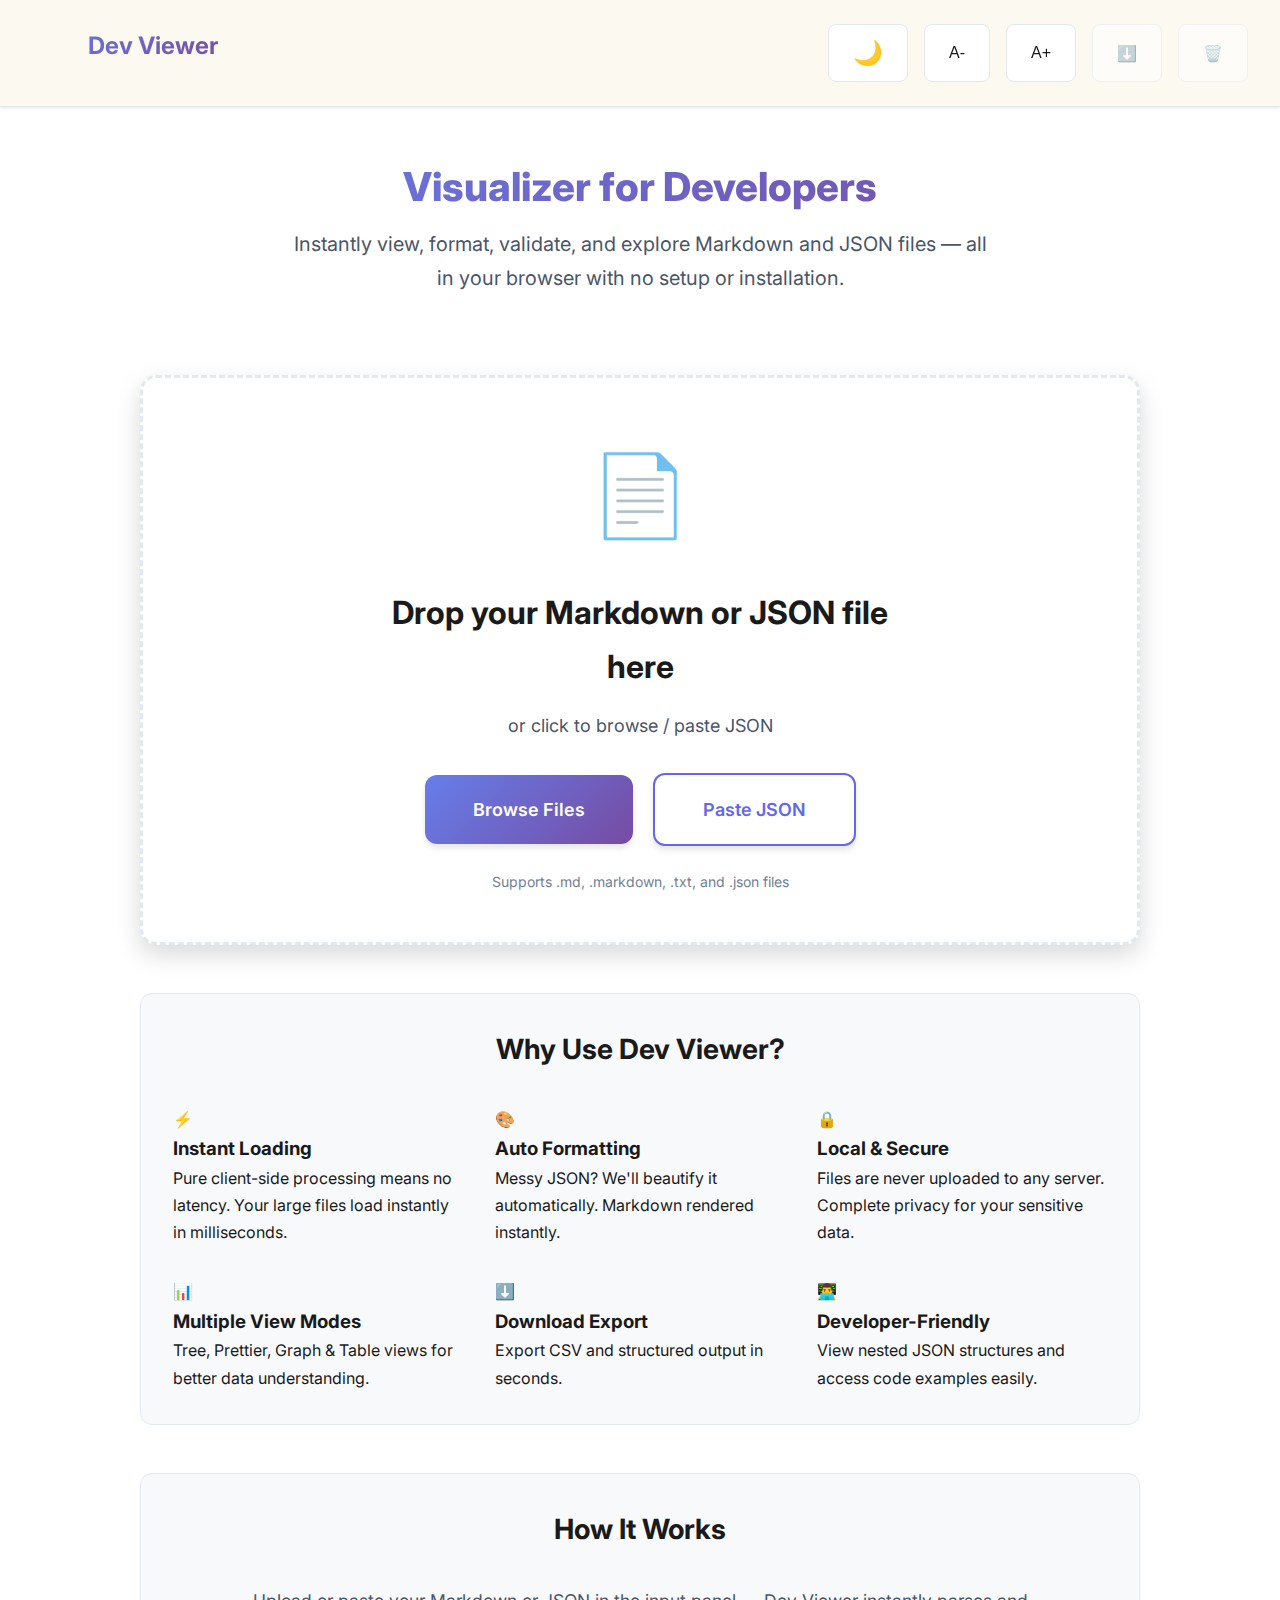
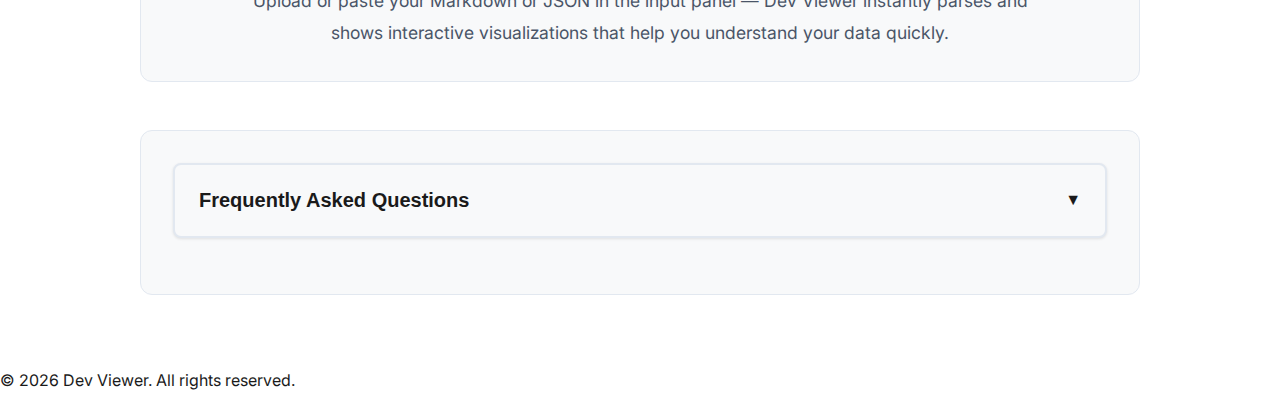
<file: old.html>
<!DOCTYPE html>
<html lang="en">

<head>
    <meta charset="UTF-8">
    <meta name="viewport" content="width=device-width, initial-scale=1.0">
    <title>Dev Viewer — Free Markdown & JSON Visualizer Tool</title>
    <meta name="description"
        content="Dev Viewer is a free online Markdown & JSON visualizer. Upload files and instantly preview, format, validate, and visualize your data.">
    <meta name="keywords"
        content="markdown viewer, json viewer, online JSON visualizer free, markdown json tool, json formatter, data viewer tool, online JSON tree viewer, markdown inspection tool">

    <!-- Open Graph / Facebook -->
    <meta property="og:type" content="website">
    <meta property="og:url" content="https://dev-viewer-three.vercel.app/">
    <meta property="og:title" content="Dev Viewer — Free Markdown & JSON Visualizer Tool">
    <meta property="og:description"
        content="Dev Viewer is a free online Markdown & JSON visualizer. Upload files and instantly preview, format, validate, and visualize your data.">

    <!-- Twitter -->
    <meta property="twitter:card" content="summary_large_image">
    <meta property="twitter:url" content="https://dev-viewer-three.vercel.app/">
    <meta property="twitter:title" content="Dev Viewer — Free Markdown & JSON Visualizer Tool">
    <meta property="twitter:description"
        content="Dev Viewer is a free online Markdown & JSON visualizer. Upload files and instantly preview, format, validate, and visualize your data.">

    <link rel="preconnect" href="https://fonts.googleapis.com">
    <link rel="preconnect" href="https://fonts.gstatic.com" crossorigin>
    <link
        href="https://fonts.googleapis.com/css2?family=Inter:wght@300;400;500;600;700&family=JetBrains+Mono:wght@400;500&display=swap"
        rel="stylesheet">
    <link rel="stylesheet" href="styles.css?v=6">

    <!-- JSON-LD Schema -->
    <script type="application/ld+json">
    {
      "@context": "https://schema.org",
      "@type": "FAQPage",
      "mainEntity": [
        {
          "@type": "Question",
          "name": "What is Dev Viewer?",
          "acceptedAnswer": {
            "@type": "Answer",
            "text": "Dev Viewer is a free online tool to preview, format, validate, and explore Markdown and JSON files in interactive views."
          }
        },
        {
          "@type": "Question",
          "name": "How do I use the JSON Formatter?",
          "acceptedAnswer": {
            "@type": "Answer",
            "text": "It's simple! Paste your messy or minified JSON into the input area, or upload a .json file. Dev Viewer automatically formats it with proper indentation. You can also click the 'Format' button in the toolbar."
          }
        },
        {
          "@type": "Question",
          "name": "How does the Auto-Repair feature work?",
          "acceptedAnswer": {
            "@type": "Answer",
            "text": "If you have invalid JSON (e.g., missing quotes, trailing commas), just paste it in. The 'Auto-Repair' button will attempt to fix these common syntax errors automatically."
          }
        },
        {
          "@type": "Question",
          "name": "What visualization modes are available?",
          "acceptedAnswer": {
            "@type": "Answer",
            "text": "We offer four views: Tree View (collapsible explorer), Prettier (clean code), Graph (node-link diagram), and Table (grid view)."
          }
        },
        {
          "@type": "Question",
          "name": "Is my data secure?",
          "acceptedAnswer": {
            "@type": "Answer",
            "text": "Yes, absolutely. Dev Viewer processes all data locally in your browser. Your files and JSON content are never uploaded to any server."
          }
        },
        {
          "@type": "Question",
          "name": "Can I export the results?",
          "acceptedAnswer": {
            "@type": "Answer",
            "text": "It supports .md, .markdown, .txt, and .json files for upload and instant visualization."
          }
        },
        {
          "@type": "Question",
          "name": "Is Dev Viewer free to use?",
          "acceptedAnswer": {
            "@type": "Answer",
            "text": "Yes — no signup or payment required. Just upload your file and start viewing."
          }
        },
        {
          "@type": "Question",
          "name": "Can I export my data?",
          "acceptedAnswer": {
            "@type": "Answer",
            "text": "Yes — you can export JSON data in CSV format or switch between views anytime."
          }
        }
      ]
    }
    </script>
</head>

<body>
    <!-- Header -->
    <header class="header">
        <div class="header-content">
            <h1 class="logo">
                <span class="logo-icon">📝</span>
                <span class="logo-text">Dev Viewer</span>
            </h1>
            <div class="header-controls">
                <button id="themeToggle" class="control-btn" title="Toggle Dark Mode">
                    <span class="icon" style="font-size: 1.5rem; line-height: 1;">🌙</span>
                </button>
                <button id="fontSizeDecrease" class="control-btn" title="Decrease Font Size">
                    <span class="icon">A-</span>
                </button>
                <button id="fontSizeIncrease" class="control-btn" title="Increase Font Size">
                    <span class="icon">A+</span>
                </button>
                <button id="downloadBtn" class="control-btn" title="Download as HTML" disabled>
                    <span class="icon">⬇️</span>
                </button>
                <button id="clearBtn" class="control-btn" title="Clear Document" disabled>
                    <span class="icon">🗑️</span>
                </button>
            </div>
        </div>
    </header>

    <!-- Main Content -->
    <main class="main-content">
        <!-- Landing Page Container -->
        <div id="landingPage" class="landing-page">
            <!-- Hero Section & Upload Area -->
            <!-- ============================================ -->
            <!-- FEATURE FLAG: UI_STYLE = "current" or "alt" -->
            <!-- To switch to alternative UI:                -->
            <!-- 1. Comment out lines marked "CURRENT UI"    -->
            <!-- 2. Uncomment lines marked "ALTERNATIVE UI"  -->
            <!-- 3. Update CSS feature flag in styles.css    -->
            <!-- ============================================ -->

            <!-- CURRENT UI START -->
            <section class="hero-section">
                <h1>Visualizer for Developers</h1>
                <p class="hero-subtitle">Instantly view, format, validate, and explore Markdown and JSON files — all in
                    your browser with no setup or installation.</p>
            </section>
            <!-- CURRENT UI END -->

            <!-- ALTERNATIVE UI START (UNCOMMENT TO USE) -->
            <!--
            <section class="hero-section-alt">
                <h1 class="hero-title-alt">Visualizer for <span class="hero-accent">Developers</span></h1>
                <p class="hero-subtitle-alt">Instantly view, format, and validate Markdown and JSON files in your browser. No setup, just drop and dive in.</p>
            </section>
            -->
            <!-- ALTERNATIVE UI END -->

            <!-- CURRENT UPLOAD AREA START -->
            <div id="uploadArea" class="upload-area">
                <div class="upload-content">
                    <div class="upload-icon">📄</div>
                    <h2 class="upload-title">Drop your Markdown or JSON file here</h2>
                    <p class="upload-subtitle">or click to browse / paste JSON</p>
                    <input type="file" id="fileInput" accept=".md,.markdown,.txt,.json" hidden>
                    <button id="browseBtn" class="browse-btn">Browse Files</button>
                    <button id="pasteJsonBtn" class="browse-btn secondary-btn">Paste JSON</button>
                    <p class="upload-hint">Supports .md, .markdown, .txt, and .json files</p>
                </div>
            </div>
            <!-- CURRENT UPLOAD AREA END -->

            <!-- ALTERNATIVE UPLOAD AREA START (UNCOMMENT TO USE) -->
            <!--
            <div id="uploadArea" class="upload-area-alt">
                <div class="upload-content-alt">
                    <div class="upload-icon-alt">
                        <svg width="64" height="64" viewBox="0 0 24 24" fill="none" stroke="currentColor" stroke-width="1.5">
                            <path d="M9 12h6m-6 4h6m2 5H7a2 2 0 01-2-2V5a2 2 0 012-2h5.586a1 1 0 01.707.293l5.414 5.414a1 1 0 01.293.707V19a2 2 0 01-2 2z"/>
                        </svg>
                        <div class="upload-badge">📁</div>
                    </div>
                    <h2 class="upload-title-alt">Drop your files here</h2>
                    <p class="upload-subtitle-alt">Supports .md, .markdown, .txt, and .json files. Your data stays private and never leaves your browser.</p>
                    <input type="file" id="fileInput" accept=".md,.markdown,.txt,.json" hidden>
                    <div class="upload-buttons-alt">
                        <button id="browseBtn" class="browse-btn-alt primary">
                            <svg width="20" height="20" viewBox="0 0 24 24" fill="none" stroke="currentColor" stroke-width="2">
                                <path d="M9 12h6m-6 4h6m2 5H7a2 2 0 01-2-2V5a2 2 0 012-2h5.586a1 1 0 01.707.293l5.414 5.414a1 1 0 01.293.707V19a2 2 0 01-2 2z"/>
                            </svg>
                            Browse Files
                        </button>
                        <button id="pasteJsonBtn" class="browse-btn-alt secondary">
                            <svg width="20" height="20" viewBox="0 0 24 24" fill="none" stroke="currentColor" stroke-width="2">
                                <path d="M9 5H7a2 2 0 00-2 2v12a2 2 0 002 2h10a2 2 0 002-2V7a2 2 0 00-2-2h-2M9 5a2 2 0 002 2h2a2 2 0 002-2M9 5a2 2 0 012-2h2a2 2 0 012 2"/>
                            </svg>
                            Paste JSON
                        </button>
                    </div>
                </div>
            </div>
            -->
            <!-- ALTERNATIVE UPLOAD AREA END -->


            <!-- Features Section -->
            <!-- CURRENT FEATURES START -->
            <section class="seo-section features-section">
                <h2>Why Use Dev Viewer?</h2>
                <div class="features-grid">
                    <div class="feature-card">
                        <div class="feature-icon">⚡</div>
                        <h3>Instant Loading</h3>
                        <p>Pure client-side processing means no latency. Your large files load instantly in
                            milliseconds.</p>
                    </div>
                    <div class="feature-card">
                        <div class="feature-icon">🎨</div>
                        <h3>Auto Formatting</h3>
                        <p>Messy JSON? We'll beautify it automatically. Markdown rendered instantly.</p>
                    </div>
                    <div class="feature-card">
                        <div class="feature-icon">🔒</div>
                        <h3>Local & Secure</h3>
                        <p>Files are never uploaded to any server. Complete privacy for your sensitive data.</p>
                    </div>
                    <div class="feature-card">
                        <div class="feature-icon">📊</div>
                        <h3>Multiple View Modes</h3>
                        <p>Tree, Prettier, Graph & Table views for better data understanding.</p>
                    </div>
                    <div class="feature-card">
                        <div class="feature-icon">⬇️</div>
                        <h3>Download Export</h3>
                        <p>Export CSV and structured output in seconds.</p>
                    </div>
                    <div class="feature-card">
                        <div class="feature-icon">👨‍💻</div>
                        <h3>Developer-Friendly</h3>
                        <p>View nested JSON structures and access code examples easily.</p>
                    </div>
                </div>
            </section>
            <!-- CURRENT FEATURES END -->

            <!-- ALTERNATIVE FEATURES START (UNCOMMENT TO USE) -->
            <!--
            <section class="seo-section features-section-alt">
                <h2 class="features-title-alt">Why Use Dev Viewer?</h2>
                <div class="features-grid-alt">
                    <div class="feature-card-alt">
                        <div class="feature-icon-alt" style="background: linear-gradient(135deg, #f59e0b 0%, #d97706 100%);">⚡</div>
                        <h3>Instant Loading</h3>
                        <p>Pure client-side processing means zero latency. Your large files load and format in milliseconds.</p>
                    </div>
                    <div class="feature-card-alt">
                        <div class="feature-icon-alt" style="background: linear-gradient(135deg, #6366f1 0%, #4f46e5 100%);">🎨</div>
                        <h3>Auto Formatting</h3>
                        <p>Messy JSON? We'll prettify it automatically. Markdown is rendered with a clean, readable typography.</p>
                    </div>
                    <div class="feature-card-alt">
                        <div class="feature-icon-alt" style="background: linear-gradient(135deg, #ef4444 0%, #dc2626 100%);">🔒</div>
                        <h3>Local & Secure</h3>
                        <p>Files are never uploaded to any server. Complete privacy for your sensitive configuration and data.</p>
                    </div>
                </div>
            </section>
            -->
            <!-- ALTERNATIVE FEATURES END -->

            <!-- How It Works Section -->
            <section class="seo-section how-it-works-section">
                <h2>How It Works</h2>
                <p>Upload or paste your Markdown or JSON in the input panel — Dev Viewer instantly parses and shows
                    interactive visualizations that help you understand your data quickly.</p>
            </section>

            <!-- FAQ Section -->
            <!-- FAQ Section -->
            <!-- FAQ Section (Collapsible) -->
            <section class="seo-section faq-section">
                <button id="faqToggleBtn" class="faq-toggle-btn" aria-expanded="false" aria-controls="faqContainer"
                    title="Show/Hide FAQs">
                    <span>Frequently Asked Questions</span>
                    <span class="icon">▼</span>
                </button>

                <div id="faqContainer" class="faq-container hidden">
                    <details class="faq-item">
                        <summary>What is Dev Viewer?</summary>
                        <div class="faq-content">
                            <p>Dev Viewer is a free online tool to preview, format, validate, and explore Markdown and
                                JSON
                                files in interactive views. It runs entirely in your browser.</p>
                        </div>
                    </details>

                    <details class="faq-item">
                        <summary>How do I use the JSON Formatter?</summary>
                        <div class="faq-content">
                            <p>It's simple! <strong>Paste your messy or minified JSON</strong> into the input area, or
                                upload a .json file. Dev Viewer automatically formats it with proper indentation and
                                highlights syntax colors.</p>
                            <p>You can also click the <strong>"Format"</strong> button in the toolbar to re-format code
                                at
                                any time.</p>
                        </div>
                    </details>

                    <details class="faq-item">
                        <summary>How does the Auto-Repair feature work?</summary>
                        <div class="faq-content">
                            <p>If you have invalid JSON (e.g., missing quotes, trailing commas, or single quotes), just
                                paste it in. The <strong>"Auto-Repair"</strong> button will attempt to fix these common
                                syntax errors automatically, rendering your data instantly.</p>
                        </div>
                    </details>

                    <details class="faq-item">
                        <summary>What visualization modes are available?</summary>
                        <div class="faq-content">
                            <p>We offer four powerful views:</p>
                            <ul>
                                <li><strong>Tree View:</strong> Collapsible node explorer (default).</li>
                                <li><strong>Prettier:</strong> Clean, code-colored text view.</li>
                                <li><strong>Graph:</strong> Interactive node-link diagram for visualizing relationships.
                                </li>
                                <li><strong>Table:</strong> Grid view for array data.</li>
                            </ul>
                        </div>
                    </details>

                    <details class="faq-item">
                        <summary>Is my data secure?</summary>
                        <div class="faq-content">
                            <p><strong>Yes, absolutely.</strong> Dev Viewer processes all data locally in your browser.
                                Your
                                files and JSON content are <em>never</em> uploaded to any server.</p>
                        </div>
                    </details>

                    <details class="faq-item">
                        <summary>Can I export the results?</summary>
                        <div class="faq-content">
                            <p>Yes. You can download your Markdown as HTML or export your JSON data as a <strong>CSV
                                    file</strong> (standard or flattened) for use in Excel or Google Sheets.</p>
                        </div>
                    </details>

                    <details class="faq-item">
                        <summary>Is Dev Viewer free?</summary>
                        <div class="faq-content">
                            <p>Yes, it is completely free to use with no limits on file size or usage.</p>
                        </div>
                    </details>
                </div>
            </section>
        </div>

        <!-- Markdown Preview -->
        <div id="previewContainer" class="preview-container hidden">
            <div class="preview-header">
                <div class="file-info">
                    <span class="file-name" id="fileName">Document.md</span>
                    <span class="file-size" id="fileSize">0 KB</span>
                </div>
                <div class="reading-time" id="readingTime">
                    <span class="icon">⏱️</span>
                    <span id="readingTimeText">0 min read</span>
                </div>
            </div>
            <article id="markdownContent" class="markdown-content">
                <!-- Rendered markdown will appear here -->
            </article>
        </div>

        <!-- JSON Viewer Layout -->
        <div id="jsonViewerContainer" class="json-viewer-container hidden">
            <div class="json-panels">
                <!-- Left Panel: Raw JSON Input -->
                <div class="json-panel json-input-panel" id="jsonInputPanel">
                    <div class="panel-header">
                        <h3>📝 JSON Input</h3>
                        <div class="panel-controls">
                            <button id="autoRepairBtn" class="panel-btn" title="Auto-repair common JSON issues">🔧
                                Auto-Repair</button>
                            <button id="formatJsonBtn" class="panel-btn" title="Format JSON">Format</button>
                            <button id="validateJsonBtn" class="panel-btn" title="Validate JSON">Validate</button>
                        </div>
                    </div>
                    <div class="json-input-wrapper">
                        <div id="lineNumbers" class="line-numbers"></div>
                        <textarea id="jsonInput" class="json-input-textarea"
                            placeholder="Paste your JSON here or upload a .json file..."></textarea>
                        <div id="errorMarker" class="error-marker hidden"></div>
                    </div>
                    <div id="jsonStats" class="json-stats hidden"></div>
                </div>

                <!-- Resize Handle -->
                <div class="resize-handle" id="resizeHandle"></div>

                <!-- Middle Panel: Visualization -->
                <div class="json-panel json-viewer-panel">
                    <div class="panel-header">
                        <h3>👁️ Visualization</h3>
                        <div class="view-mode-switcher">
                            <button data-mode="tree" class="view-mode-btn active" title="Tree View">🌳 Tree</button>
                            <button data-mode="prettier" class="view-mode-btn" title="Prettier View">✨ Prettier</button>
                            <button data-mode="graph" class="view-mode-btn" title="Graph View">🕸️ Graph</button>
                            <button class="view-mode-btn" data-mode="table">📊 Table</button>
                        </div>
                    </div>
                    <div id="jsonVisualization" class="json-visualization">
                        <div class="visualization-placeholder">
                            <p>📊 Your JSON visualization will appear here</p>
                            <p class="placeholder-hint">Upload a file or paste JSON to get started</p>
                        </div>
                    </div>
                </div>

                <!-- Resize Handle 2 (between Visualization and Access Code) -->
                <div class="resize-handle" id="resizeHandle2"></div>

                <!-- Right Panel: Code Helper -->
                <div class="json-panel json-code-panel" id="codeHelperPanel">
                    <div class="panel-header">
                        <h3>💻 Access Code</h3>
                        <button id="toggleCodePanel" class="panel-btn toggle-btn" title="Toggle Panel">◀</button>
                    </div>
                    <div id="codeHelper" class="code-helper">
                        <div class="code-helper-placeholder">
                            <p>🎯 Click on any key in the visualization</p>
                            <p class="placeholder-hint">See how to access it in JavaScript</p>
                        </div>
                    </div>
                </div>
            </div>
        </div>
    </main>

    <!-- JSON Paste Modal -->
    <div id="jsonPasteModal" class="modal hidden">
        <div class="modal-content">
            <div class="modal-header">
                <h2>📋 Paste JSON Data</h2>
                <button id="closeModal" class="modal-close">×</button>
            </div>
            <textarea id="modalJsonInput" class="modal-textarea" placeholder="Paste your JSON here..."></textarea>
            <div class="modal-footer">
                <button id="cancelPaste" class="modal-btn secondary">Cancel</button>
                <button id="confirmPaste" class="modal-btn primary">Load JSON</button>
            </div>
        </div>
    </div>

    <!-- CSV Export Modal -->
    <div id="csvExportModal" class="modal hidden">
        <div class="modal-content">
            <div class="modal-header">
                <h3>📥 Export CSV Options</h3>
                <button id="closeCsvModal" class="close-btn">✖</button>
            </div>
            <div class="modal-body">
                <p>Choose how nested objects and arrays should be handled:</p>

                <div class="radio-group">
                    <label class="radio-label">
                        <input type="radio" name="csvFormat" value="default" checked>
                        <div class="radio-content">
                            <span class="radio-title">Standard (JSON Strings)</span>
                            <span class="radio-desc">Nested objects remain as JSON strings (e.g.,
                                <code>{"id":1}</code>). Best for preserving structure.</span>
                        </div>
                    </label>
                    <label class="radio-label">
                        <input type="radio" name="csvFormat" value="flatten">
                        <div class="radio-content">
                            <span class="radio-title">Flattened (Destructured)</span>
                            <span class="radio-desc">Nested properties become separate columns (e.g.,
                                <code>user.address.city</code>). Best for analysis in Excel.</span>
                        </div>
                    </label>
                </div>
            </div>
            <div class="modal-footer">
                <button id="cancelCsvExport" class="modal-btn secondary">Cancel</button>
                <button id="confirmCsvExport" class="modal-btn primary">Download CSV</button>
            </div>
        </div>
    </div>

    <!-- Footer -->
    <footer class="footer">
        <p>© 2026 Dev Viewer. All rights reserved.</p>
    </footer>

    <script src="markdown-parser.js"></script>
    <script src="json-parser.js"></script>
    <script src="json-repair.js"></script>
    <script src="json-visualizer.js"></script>
    <script src="code-helper.js"></script>
    <script src="resize-handler.js"></script>
    <script src="app.js"></script>
</body>

</html>
</file>
<file: styles.css>
/* ==================== CSS Variables ==================== */
:root {
    /* Light Theme Colors */
    --bg-primary: #ffffff;
    --bg-secondary: #f8f9fa;
    --bg-tertiary: #e9ecef;
    --text-primary: #1a1a1a;
    --text-secondary: #4a5568;
    --text-tertiary: #718096;
    --accent-primary: #6366f1;
    --accent-secondary: #8b5cf6;
    --accent-hover: #4f46e5; /* Added for hover states */
    --accent-gradient: linear-gradient(135deg, #667eea 0%, #764ba2 100%);
    --border-color: #e2e8f0;
    --shadow-sm: 0 1px 3px rgba(0, 0, 0, 0.1);
    --shadow-md: 0 4px 6px rgba(0, 0, 0, 0.1);
    --shadow-lg: 0 10px 25px rgba(0, 0, 0, 0.15);
    --shadow-xl: 0 20px 40px rgba(0, 0, 0, 0.2);
    
    /* Typography */
    --font-base: 'Inter', -apple-system, BlinkMacSystemFont, 'Segoe UI', sans-serif;
    --font-mono: 'JetBrains Mono', 'Courier New', monospace;
    --font-size-base: 16px;
    --line-height-base: 1.7;
    
    /* Spacing */
    --spacing-xs: 0.5rem;
    --spacing-sm: 1rem;
    --spacing-md: 1.5rem;
    --spacing-lg: 2rem;
    --spacing-xl: 3rem;
    
    /* Border Radius */
    --radius-sm: 0.375rem;
    --radius-md: 0.5rem;
    --radius-lg: 0.75rem;
    --radius-xl: 1rem;
    
    /* Transitions */
    --transition-fast: 150ms ease-in-out;
    --transition-base: 250ms ease-in-out;
    --transition-slow: 350ms ease-in-out;
    
    /* Header Height */
    --header-height: auto;
}

/* Dark Theme */
[data-theme="dark"] {
    --bg-primary: #0f172a;
    --bg-secondary: #1e293b;
    --bg-tertiary: #334155;
    --text-primary: #f1f5f9;
    --text-secondary: #cbd5e1;
    --text-tertiary: #94a3b8;
    --border-color: #334155;
    --shadow-sm: 0 1px 3px rgba(0, 0, 0, 0.3);
    --shadow-md: 0 4px 6px rgba(0, 0, 0, 0.4);
    --shadow-lg: 0 10px 25px rgba(0, 0, 0, 0.5);
    --shadow-xl: 0 20px 40px rgba(0, 0, 0, 0.6);
}

/* ==================== Base Styles ==================== */
* {
    margin: 0;
    padding: 0;
    box-sizing: border-box;
}

html {
    font-size: var(--font-size-base);
    scroll-behavior: smooth;
    overflow-x: hidden;
}

body {
    font-family: var(--font-base);
    background: var(--bg-primary);
    color: var(--text-primary);
    line-height: var(--line-height-base);
    transition: background-color var(--transition-base), color var(--transition-base);
    min-height: 100vh;
    display: flex;
    flex-direction: column;
    overflow-x: hidden;
}

/* Font Size Modifiers */
body.font-small {
    font-size: 14px;
}

body.font-large {
    font-size: 18px;
}

body.font-xlarge {
    font-size: 20px;
}

/* Ensure markdown content scales */
body.font-small .markdown-body {
    font-size: 14px;
}

body.font-large .markdown-body {
    font-size: 18px;
}

body.font-xlarge .markdown-body {
    font-size: 20px;
}

/* ==================== Header ==================== */
/* ==================== Header ==================== */
.header {
    background: #fcf9f1;
    border-bottom: 1px solid var(--border-color);
    padding: var(--spacing-md) var(--spacing-lg);
    position: sticky;
    top: 0;
    z-index: 100;
    backdrop-filter: blur(10px);
    box-shadow: var(--shadow-sm);
    transition: all var(--transition-base);
}

.header-content {
    max-width: 1400px;
    margin: 0 auto;
    display: flex;
    justify-content: space-between;
    align-items: center;
}

.logo {
    display: flex;
    align-items: flex-start;
    gap: var(--spacing-sm);
    font-size: 1.5rem;
    font-weight: 700;
    background: var(--accent-gradient);
    -webkit-background-clip: text;
    -webkit-text-fill-color: transparent;
    background-clip: text;
}

.logo-icon {
    font-size: 2rem;
    filter: drop-shadow(0 2px 4px rgba(0, 0, 0, 0.1));
}

.header-controls {
    display: flex;
    gap: var(--spacing-sm);
}

.control-btn {
    background: var(--bg-primary);
    border: 1px solid var(--border-color);
    border-radius: var(--radius-md);
    padding: var(--spacing-sm) var(--spacing-md);
    cursor: pointer;
    transition: all var(--transition-fast);
    font-size: 1rem;
    color: var(--text-primary);
    display: flex;
    align-items: center;
    gap: var(--spacing-xs);
    font-weight: 500;
}

.control-btn:hover:not(:disabled) {
    background: var(--accent-primary);
    color: white;
    transform: translateY(-2px);
    box-shadow: var(--shadow-md);
}

.control-btn:active:not(:disabled) {
    transform: translateY(0);
}


.control-btn:disabled {
    opacity: 0.5;
    cursor: not-allowed;
}

/* ==================== Main Content ==================== */
.main-content {
    flex: 1;
    padding: var(--spacing-md) var(--spacing-sm);
    width: 100%;
}

/* ==================== Landing Page / SEO Sections ==================== */
.landing-page {
    width: 100%;
    max-width: 1000px;
    margin: 0 auto;
    animation: fadeIn var(--transition-base);
}

.hero-section {
    text-align: center;
    margin-bottom: var(--spacing-xl);
    padding: var(--spacing-lg) 0;
}

.hero-section h1 {
    font-size: 2.5rem;
    font-weight: 800;
    margin-bottom: var(--spacing-sm);
    background: var(--accent-gradient);
    -webkit-background-clip: text;
    -webkit-text-fill-color: transparent;
    background-clip: text;
    line-height: 1.2;
}

.hero-subtitle {
    font-size: 1.25rem;
    color: var(--text-secondary);
    max-width: 700px;
    margin: 0 auto;
}

.seo-section {
    margin: var(--spacing-xl) 0;
    padding: var(--spacing-lg);
    background: var(--bg-secondary);
    border-radius: var(--radius-lg);
    border: 1px solid var(--border-color);
}

.seo-section h2 {
    font-size: 1.75rem;
    font-weight: 700;
    margin-bottom: var(--spacing-lg);
    text-align: center;
    color: var(--text-primary);
}

.features-grid {
    display: grid;
    grid-template-columns: repeat(auto-fit, minmax(280px, 1fr));
    gap: var(--spacing-lg);
}

.feature-item h3 {
    font-size: 1.25rem;
    font-weight: 600;
    color: var(--accent-primary);
    margin-bottom: var(--spacing-sm);
}

.feature-item p {
    color: var(--text-secondary);
    line-height: 1.6;
}

.how-it-works-section p {
    text-align: center;
    font-size: 1.1rem;
    color: var(--text-secondary);
    max-width: 800px;
    margin: 0 auto;
    line-height: 1.8;
}

/* refined faq styles */
.faq-item {
    margin-bottom: var(--spacing-md);
    border: 1px solid var(--border-color);
    border-radius: var(--radius-lg);
    background: var(--bg-primary);
    overflow: hidden;
    transition: all var(--transition-base);
    box-shadow: var(--shadow-sm);
}

.faq-item:hover {
    box-shadow: var(--shadow-md);
    transform: translateY(-1px);
    border-color: var(--accent-primary);
}

.faq-item[open] {
    background: var(--bg-primary); /* Keep white/dark bg */
    box-shadow: var(--shadow-md);
    border-color: var(--accent-secondary);
}

.faq-item summary {
    font-size: 1.1rem;
    font-weight: 600;
    color: var(--text-primary);
    padding: 1.25rem;
    cursor: pointer;
    list-style: none;
    position: relative;
    padding-right: 3.5rem; /* Space for icon */
    display: flex;
    justify-content: space-between;
    align-items: center;
    user-select: none;
}

/* Custom chevron indicator */
.faq-item summary::after {
    content: '';
    position: absolute;
    right: 1.25rem;
    width: 1.5rem;
    height: 1.5rem;
    background-image: url("data:image/svg+xml,%3Csvg xmlns='http://www.w3.org/2000/svg' viewBox='0 0 24 24' fill='none' stroke='%236366f1' stroke-width='2' stroke-linecap='round' stroke-linejoin='round'%3E%3Cpolyline points='6 9 12 15 18 9'%3E%3C/polyline%3E%3C/svg%3E");
    background-size: contain;
    background-repeat: no-repeat;
    transition: transform 0.3s ease;
}

.faq-item[open] summary::after {
    transform: rotate(180deg);
}

.faq-item summary::-webkit-details-marker {
    display: none;
}

.faq-content {
    padding: 0 1.25rem 1.25rem 1.25rem;
    border-top: 1px solid transparent;
    animation: slideDown 0.3s ease-out;
}

.faq-item[open] .faq-content {
    border-top-color: var(--border-color);
}

.faq-content p {
    color: var(--text-secondary);
    margin: 0 0 1rem 0;
    line-height: 1.7;
}

.faq-content p:last-child {
    margin-bottom: 0;
}

.faq-content ul {
    margin: 0;
    padding-left: 1.5rem;
    color: var(--text-secondary);
}

.faq-content li {
    margin-bottom: 0.5rem;
}

@keyframes slideDown {
    from {
        opacity: 0;
        transform: translateY(-10px);
    }
    to {
        opacity: 1;
        transform: translateY(0);
    }
}

/* ==================== ALTERNATIVE UI STYLES (UNCOMMENT TO USE) ==================== */
/*
============================================
FEATURE FLAG: UI_STYLE = "alt"
To activate alternative UI:
1. Uncomment this entire CSS section
2. Comment out/uncomment corresponding HTML sections in index.html
3. The alternative UI uses a beige/cream theme inspired by the provided designs
============================================

:root {
    --bg-alt-primary: #faf8f5;
    --bg-alt-secondary: #f5f1eb;
    --bg-alt-card: #ffffff;
    --text-alt-primary: #1a1a1a;
    --text-alt-secondary: #6b7280;
    --accent-alt-orange: #ea580c;
    --accent-alt-blue: #6366f1;
    --accent-alt-red: #ef4444;
    --border-alt: #e5e0d8;
}

[data-theme="dark"] {
    --bg-alt-primary: #1a1a1a;
    --bg-alt-secondary: #2d2d2d;
    --bg-alt-card: #242424;
    --text-alt-primary: #f5f1eb;
    --text-alt-secondary: #9ca3af;
    --border-alt: #3d3d3d;
}

.landing-page {
    background: var(--bg-alt-primary) !important;
}

.hero-section-alt {
    text-align: center;
    padding: 3rem 2rem 2rem;
    max-width: 900px;
    margin: 0 auto;
}

.hero-title-alt {
    font-size: clamp(2.5rem, 5vw, 4rem);
    font-weight: 800;
    color: var(--text-alt-primary);
    margin-bottom: 1.5rem;
    line-height: 1.1;
}

.hero-accent {
    color: var(--accent-alt-orange);
    text-decoration: underline;
    text-decoration-thickness: 4px;
    text-underline-offset: 8px;
}

.hero-subtitle-alt {
    font-size: 1.125rem;
    color: var(--text-alt-secondary);
    line-height: 1.7;
    max-width: 700px;
    margin: 0 auto;
}

.upload-area-alt {
    max-width: 800px;
    margin: 3rem auto;
    padding: 0 1.5rem;
}

.upload-content-alt {
    background: var(--bg-alt-card);
    border: 3px solid var(--text-alt-primary);
    border-radius: 32px;
    padding: 4rem 3rem;
    text-align: center;
    transition: all 0.3s ease;
}

.upload-content-alt:hover {
    transform: translateY(-2px);
    box-shadow: 0 12px 32px rgba(0, 0, 0, 0.08);
}

.upload-icon-alt {
    position: relative;
    width: 80px;
    height: 80px;
    margin: 0 auto 2rem;
    color: var(--text-alt-secondary);
}

.upload-badge {
    position: absolute;
    bottom: -4px;
    right: -4px;
    width: 32px;
    height: 32px;
    background: #fbbf24;
    border-radius: 50%;
    display: flex;
    align-items: center;
    justify-content: center;
    font-size: 1.25rem;
    border: 3px solid var(--bg-alt-card);
}

.upload-title-alt {
    font-size: 1.75rem;
    font-weight: 700;
    color: var(--text-alt-primary);
    margin-bottom: 1rem;
}

.upload-subtitle-alt {
    font-size: 1rem;
    color: var(--text-alt-secondary);
    margin-bottom: 2rem;
    line-height: 1.6;
}

.upload-buttons-alt {
    display: flex;
    gap: 1rem;
    justify-content: center;
    flex-wrap: wrap;
}

.browse-btn-alt {
    display: inline-flex;
    align-items: center;
    gap: 0.5rem;
    padding: 0.875rem 1.75rem;
    font-size: 1rem;
    font-weight: 600;
    border-radius: 12px;
    border: 2px solid transparent;
    cursor: pointer;
    transition: all 0.2s ease;
}

.browse-btn-alt.primary {
    background: var(--accent-alt-orange);
    color: white;
    border-color: var(--accent-alt-orange);
}

.browse-btn-alt.primary:hover {
    background: #dc2626;
    transform: translateY(-1px);
    box-shadow: 0 4px 12px rgba(234, 88, 12, 0.3);
}

.browse-btn-alt.secondary {
    background: transparent;
    color: var(--text-alt-primary);
    border-color: var(--text-alt-primary);
}

.browse-btn-alt.secondary:hover {
    background: var(--text-alt-primary);
    color: var(--bg-alt-card);
}

.browse-btn-alt svg {
    width: 20px;
    height: 20px;
}

.features-section-alt {
    padding: 4rem 2rem;
    max-width: 1200px;
    margin: 0 auto;
}

.features-title-alt {
    text-align: center;
    font-size: 2rem;
    font-weight: 700;
    color: var(--text-alt-primary);
    margin-bottom: 3rem;
}

.features-grid-alt {
    display: grid;
    grid-template-columns: repeat(auto-fit, minmax(300px, 1fr));
    gap: 2rem;
    max-width: 1000px;
    margin: 0 auto;
}

.feature-card-alt {
    background: var(--bg-alt-card);
    border: 2px solid var(--border-alt);
    border-radius: 24px;
    padding: 2.5rem 2rem;
    text-align: left;
    transition: all 0.3s ease;
}

.feature-card-alt:hover {
    transform: translateY(-4px);
    box-shadow: 0 8px 24px rgba(0, 0, 0, 0.08);
    border-color: var(--text-alt-primary);
}

.feature-icon-alt {
    width: 56px;
    height: 56px;
    border-radius: 50%;
    display: flex;
    align-items: center;
    justify-content: center;
    font-size: 1.5rem;
    margin-bottom: 1.5rem;
    box-shadow: 0 4px 12px rgba(0, 0, 0, 0.1);
}

.feature-card-alt h3 {
    font-size: 1.25rem;
    font-weight: 700;
    color: var(--text-alt-primary);
    margin-bottom: 0.75rem;
}

.feature-card-alt p {
    font-size: 0.95rem;
    color: var(--text-alt-secondary);
    line-height: 1.6;
}

@media (max-width: 768px) {
    .features-grid-alt {
        grid-template-columns: 1fr;
    }
    
    .upload-content-alt {
        padding: 3rem 2rem;
    }
    
    .upload-buttons-alt {
        flex-direction: column;
    }
    
    .browse-btn-alt {
        width: 100%;
        justify-content: center;
    }
}
*/
/* ==================== END ALTERNATIVE UI STYLES ==================== */

/* ==================== Upload Area ==================== */
.upload-area {
    border: 3px dashed var(--border-color);
    border-radius: var(--radius-xl);
    padding: var(--spacing-xl);
    text-align: center;
    transition: all var(--transition-base);
    background: var(--bg-primary); /* Changed to primary to pop against secondary bg */
    min-height: 300px;
    display: flex;
    align-items: center;
    justify-content: center;
    margin-bottom: var(--spacing-xl);
    box-shadow: var(--shadow-lg);
}

.upload-area.dragover {
    border-color: var(--accent-primary);
    background: linear-gradient(135deg, rgba(102, 126, 234, 0.1) 0%, rgba(118, 75, 162, 0.1) 100%);
    transform: scale(1.02);
    box-shadow: var(--shadow-lg);
}

.upload-content {
    max-width: 500px;
}

.upload-icon {
    font-size: 5rem;
    margin-bottom: var(--spacing-md);
    animation: float 3s ease-in-out infinite;
}

@keyframes float {
    0%, 100% { transform: translateY(0); }
    50% { transform: translateY(-10px); }
}

.upload-title {
    font-size: 2rem;
    font-weight: 700;
    margin-bottom: var(--spacing-sm);
    color: var(--text-primary);
}

.upload-subtitle {
    font-size: 1.125rem;
    color: var(--text-secondary);
    margin-bottom: var(--spacing-lg);
}

.browse-btn {
    background: var(--accent-gradient);
    color: white;
    border: none;
    border-radius: var(--radius-lg);
    padding: var(--spacing-md) var(--spacing-xl);
    font-size: 1.125rem;
    font-weight: 600;
    cursor: pointer;
    transition: all var(--transition-base);
    box-shadow: var(--shadow-md);
    font-family: var(--font-base);
    margin: 0 var(--spacing-xs);
}

.browse-btn:hover {
    transform: translateY(-3px);
    box-shadow: var(--shadow-lg);
}

.browse-btn:active {
    transform: translateY(-1px);
}

.browse-btn.secondary-btn {
    background: var(--bg-primary);
    color: var(--accent-primary);
    border: 2px solid var(--accent-primary);
}

.browse-btn.secondary-btn:hover {
    background: var(--accent-primary);
    color: white;
}

.upload-hint {
    margin-top: var(--spacing-md);
    font-size: 0.875rem;
    color: var(--text-tertiary);
}

/* ==================== Preview Container ==================== */
.preview-container {
    animation: fadeIn var(--transition-slow);
}

.preview-container.hidden {
    display: none;
}

@keyframes fadeIn {
    from {
        opacity: 0;
        transform: translateY(20px);
    }
    to {
        opacity: 1;
        transform: translateY(0);
    }
}

.preview-header {
    display: flex;
    justify-content: space-between;
    align-items: center;
    padding: var(--spacing-md);
    background: var(--bg-secondary);
    border-radius: var(--radius-lg);
    margin-bottom: var(--spacing-lg);
    box-shadow: var(--shadow-sm);
}

.file-info {
    display: flex;
    align-items: center;
    gap: var(--spacing-md);
}

.file-name {
    font-weight: 600;
    font-size: 1.125rem;
    color: var(--text-primary);
}

.file-size {
    font-size: 0.875rem;
    color: var(--text-tertiary);
    background: var(--bg-tertiary);
    padding: 0.25rem 0.75rem;
    border-radius: var(--radius-sm);
}

.reading-time {
    display: flex;
    align-items: center;
    gap: var(--spacing-xs);
    color: var(--text-secondary);
    font-size: 0.875rem;
}

/* ==================== Markdown Content Styles ==================== */
.markdown-content {
    background: var(--bg-secondary);
    padding: var(--spacing-xl);
    border-radius: var(--radius-xl);
    box-shadow: var(--shadow-md);
    max-width: 900px;
    margin: 0 auto;
    transition: all var(--transition-base);
}

.markdown-content h1,
.markdown-content h2,
.markdown-content h3,
.markdown-content h4,
.markdown-content h5,
.markdown-content h6 {
    font-weight: 700;
    line-height: 1.3;
    margin-top: 2em;
    margin-bottom: 0.75em;
    color: var(--text-primary);
    position: relative;
}

.markdown-content h1 {
    font-size: 2.5rem;
    border-bottom: 3px solid var(--accent-primary);
    padding-bottom: 0.5rem;
    margin-top: 0;
}

.markdown-content h2 {
    font-size: 2rem;
    border-bottom: 2px solid var(--border-color);
    padding-bottom: 0.4rem;
}

.markdown-content h3 {
    font-size: 1.5rem;
}

.markdown-content h4 {
    font-size: 1.25rem;
}

.markdown-content h5 {
    font-size: 1.125rem;
}

.markdown-content h6 {
    font-size: 1rem;
    color: var(--text-secondary);
}

.markdown-content p {
    margin-bottom: 1.25em;
    color: var(--text-secondary);
}

.markdown-content a {
    color: var(--accent-primary);
    text-decoration: none;
    border-bottom: 1px solid transparent;
    transition: all var(--transition-fast);
}

.markdown-content a:hover {
    border-bottom-color: var(--accent-primary);
}

.markdown-content strong {
    font-weight: 600;
    color: var(--text-primary);
}

.markdown-content em {
    font-style: italic;
}

.markdown-content code {
    background: var(--bg-tertiary);
    padding: 0.2em 0.4em;
    border-radius: var(--radius-sm);
    font-family: var(--font-mono);
    font-size: 0.9em;
    color: var(--accent-secondary);
}

.markdown-content pre {
    background: var(--bg-tertiary);
    padding: var(--spacing-md);
    border-radius: var(--radius-md);
    overflow-x: auto;
    margin: 1.5em 0;
    border-left: 4px solid var(--accent-primary);
    box-shadow: var(--shadow-sm);
}

.markdown-content pre code {
    background: none;
    padding: 0;
    color: var(--text-primary);
    font-size: 0.875rem;
}

.markdown-content blockquote {
    border-left: 4px solid var(--accent-primary);
    padding-left: var(--spacing-md);
    margin: 1.5em 0;
    color: var(--text-secondary);
    font-style: italic;
    background: var(--bg-tertiary);
    padding: var(--spacing-md);
    border-radius: 0 var(--radius-md) var(--radius-md) 0;
}

.markdown-content ul,
.markdown-content ol {
    margin: 1.25em 0;
    padding-left: 2em;
}

.markdown-content li {
    margin-bottom: 0.5em;
    color: var(--text-secondary);
}

.markdown-content li::marker {
    color: var(--accent-primary);
}

.markdown-content hr {
    border: none;
    border-top: 2px solid var(--border-color);
    margin: 2em 0;
}

.markdown-content img {
    max-width: 100%;
    height: auto;
    border-radius: var(--radius-md);
    margin: 1.5em 0;
    box-shadow: var(--shadow-md);
}

.markdown-content table {
    width: 100%;
    border-collapse: collapse;
    margin: 1.5em 0;
    box-shadow: var(--shadow-sm);
    border-radius: var(--radius-md);
    overflow: hidden;
}

.markdown-content th,
.markdown-content td {
    padding: var(--spacing-sm) var(--spacing-md);
    text-align: left;
    border-bottom: 1px solid var(--border-color);
}

.markdown-content th {
    background: var(--bg-tertiary);
    font-weight: 600;
    color: var(--text-primary);
}

.markdown-content tr:hover {
    background: var(--bg-tertiary);
}

/* ==================== JSON Viewer Container ==================== */
.json-viewer-container {
    height: calc(100vh - 200px); /* Increased to account for actual header + padding */
    width: 100%;
    display: flex;
    flex-direction: column;
}

.json-viewer-container.hidden {
    display: none;
}

/* ==================== JSON Three-Panel Layout ==================== */
.json-panels {
    display: flex;
    gap: 0;
    height: 100%;
    min-height: 0; /* Critical: allows grid children to scroll */
}

.json-input-panel {
    width: 50%;
    min-width: 100px;
    max-width: 95%;
}

.json-viewer-panel {
    width: 600px;
    min-width: 50px;
}

.json-code-panel {
    flex: 1; /* Use all remaining space */
    min-width: 50px;
}

.json-panels.code-panel-collapsed .json-code-panel {
    width: 0;
    min-width: 0;
}

.json-panel {
    background: var(--bg-secondary);
    border-radius: var(--radius-lg);
    box-shadow: var(--shadow-md);
    display: flex;
    flex-direction: column;
    overflow: hidden;
    transition: all var(--transition-base);
    min-height: 0; /* Critical for flex children scrolling */
    height: 100%; /* Force full height */
}

/* Specific styling for the viewer panel to enable scrolling */
.json-viewer-panel {
    overflow: hidden; /* Hide overflow on panel, let child scroll */
}

/* ==================== Resize Handle ==================== */
.resize-handle {
    width: 8px;
    z-index: 20;
    background: var(--border-color);
    cursor: col-resize;
    position: relative;
    transition: background var(--transition-fast);
    flex-shrink: 0;
}

.resize-handle:hover {
    background: var(--accent-primary);
}

.resize-handle::before {
    content: '';
    position: absolute;
    top: 50%;
    left: 50%;
    transform: translate(-50%, -50%);
    width: 3px;
    height: 40px;
    background: var(--bg-primary);
    border-radius: 2px;
    opacity: 0;
    transition: opacity var(--transition-fast);
}

.resize-handle:hover::before {
    opacity: 1;
}

.json-panel.collapsed {
    width: 0;
    min-width: 0;
    padding: 0;
    opacity: 0;
}

/* ==================== Panel Headers ==================== */
.panel-header {
    background: var(--bg-tertiary);
    padding: var(--spacing-md);
    border-bottom: 1px solid var(--border-color);
    display: flex;
    justify-content: space-between;
    align-items: center;
}

.panel-header h3 {
    font-size: 1rem;
    font-weight: 600;
    color: var(--text-primary);
    margin: 0;
}

.panel-controls {
    display: flex;
    gap: var(--spacing-xs);
}

.panel-btn {
    background: var(--bg-primary);
    border: 1px solid var(--border-color);
    border-radius: var(--radius-sm);
    padding: 0.375rem 0.75rem;
    font-size: 0.875rem;
    cursor: pointer;
    transition: all var(--transition-fast);
    color: var(--text-primary);
    font-weight: 500;
}

.panel-btn:hover {
    background: var(--accent-primary);
    color: white;
    transform: translateY(-1px);
}

.panel-btn.toggle-btn {
    font-size: 1.25rem;
    padding: 0.25rem 0.5rem;
}

/* ==================== JSON Input Panel ==================== */
.json-input-wrapper {
    flex: 1;
    display: flex;
    overflow: hidden;
    background: var(--bg-primary);
    min-height: 0;
    position: relative; /* For absolute positioning of error marker */
}

.line-numbers {
    padding: var(--spacing-md) var(--spacing-xs);
    background: var(--bg-tertiary);
    color: var(--text-tertiary);
    font-family: var(--font-mono);
    font-size: 0.9375rem;
    line-height: 1.6;
    text-align: right;
    user-select: none;
    overflow-y: hidden;
    border-right: 1px solid var(--border-color);
    min-width: 50px;
}

.line-numbers div {
    line-height: 1.6;
}

/* Error Marker Overlay */
.error-marker {
    position: absolute;
    left: 50px; /* After line numbers */
    pointer-events: none; /* Don't block textarea interaction */
    z-index: 10;
    background: rgba(239, 68, 68, 0.2);
    border-left: 3px solid #ef4444;
    width: calc(100% - 50px);
}

.error-marker::before {
    content: '❌';
    position: absolute;
    left: 8px;
    top: 50%;
    transform: translateY(-50%);
    font-size: 1.2rem;
    animation: pulse 1.5s ease-in-out infinite;
}

@keyframes pulse {
    0%, 100% { opacity: 1; transform: translateY(-50%) scale(1); }
    50% { opacity: 0.6; transform: translateY(-50%) scale(1.1); }
}


.json-input-textarea {
    flex: 1;
    padding: var(--spacing-md);
    border: none;
    background: var(--bg-primary);
    color: var(--text-primary);
    font-family: var(--font-mono);
    font-size: 0.9375rem;
    line-height: 1.6;
    resize: none;
    outline: none;
    overflow-y: auto; /* Enable vertical scrolling for large datasets */
    overflow-x: hidden; /* Hide horizontal scrolling */
    min-height: 0; /* Allow flex shrinking */
    white-space: pre-wrap; /* Wrap long lines */
    word-wrap: break-word; /* Break long words */
}

.json-stats {
    padding: var(--spacing-sm);
    background: var(--bg-tertiary);
    border-top: 1px solid var(--border-color);
    font-size: 0.75rem;
    color: var(--text-tertiary);
}

.json-stats.hidden {
    display: none;
}

/* ==================== View Mode Switcher ==================== */
.view-mode-switcher {
    display: flex;
    gap: var(--spacing-xs);
}

.view-mode-btn {
    background: var(--bg-primary);
    border: 1px solid var(--border-color);
    border-radius: var(--radius-sm);
    padding: 0.375rem 0.75rem;
    font-size: 0.875rem;
    cursor: pointer;
    transition: all var(--transition-fast);
    color: var(--text-secondary);
    font-weight: 500;
}

.view-mode-btn:hover {
    background: var(--bg-tertiary);
    color: var(--text-primary);
}

.view-mode-btn.active {
    background: var(--accent-primary);
    color: white;
    border-color: var(--accent-primary);
}

/* ==================== JSON Visualization Area ==================== */
/* ==================== JSON Visualization Area ==================== */
#jsonVisualization {
    flex: 1;
    overflow-y: auto;
    overflow-x: auto;
    min-height: 0;
    padding: var(--spacing-md);
    background: var(--bg-primary);
    width: 100%;
}

.visualization-placeholder,
.code-helper-placeholder {
    text-align: center;
    padding: var(--spacing-xl);
    color: var(--text-tertiary);
}

.visualization-placeholder p:first-child,
.code-helper-placeholder p:first-child {
    font-size: 2rem;
    margin-bottom: var(--spacing-sm);
}

.placeholder-hint {
    font-size: 0.875rem;
    color: var(--text-tertiary);
}

/* ==================== Code Helper Styles ==================== */
.code-helper {
    flex: 1;
    overflow-y: auto;
    overflow-x: hidden;
    padding: var(--spacing-md);
    background: var(--bg-primary);
}

.code-examples {
    width: 100%;
}

.code-path-info {
    background: var(--bg-tertiary);
    padding: var(--spacing-sm);
    border-radius: var(--radius-md);
    margin-bottom: var(--spacing-md);
    border-left: 3px solid var(--accent-primary);
}

.code-path-label {
    font-size: 0.75rem;
    color: var(--text-tertiary);
    text-transform: uppercase;
    font-weight: 600;
    margin-bottom: 0.25rem;
}

.code-path-value {
    font-family: var(--font-mono);
    font-size: 0.875rem;
    color: var(--text-primary);
    word-wrap: break-word;
}

.code-example {
    background: var(--bg-secondary);
    border: 1px solid var(--border-color);
    border-radius: var(--radius-md);
    margin-bottom: var(--spacing-md);
    overflow: hidden;
    transition: all var(--transition-fast);
}

.code-example:hover {
    border-color: var(--accent-primary);
    box-shadow: var(--shadow-sm);
}

.code-example-header {
    display: flex;
    justify-content: space-between;
    align-items: center;
    padding: var(--spacing-sm) var(--spacing-md);
    background: var(--bg-tertiary);
    border-bottom: 1px solid var(--border-color);
}

.code-example-title {
    font-weight: 600;
    font-size: 0.875rem;
    color: var(--text-primary);
}

.code-copy-btn {
    background: var(--bg-primary);
    border: 1px solid var(--border-color);
    border-radius: var(--radius-sm);
    padding: 0.25rem 0.5rem;
    cursor: pointer;
    font-size: 1rem;
    transition: all var(--transition-fast);
}

.code-copy-btn:hover {
    background: var(--accent-primary);
    border-color: var(--accent-primary);
    transform: scale(1.1);
}

.code-example-code {
    margin: 0;
    padding: var(--spacing-md);
    background: var(--bg-primary);
    overflow-x: auto;
    font-family: var(--font-mono);
    font-size: 0.8125rem;
    line-height: 1.5;
}

.code-example-code code {
    color: var(--text-primary);
    white-space: pre;
}

.code-example-desc {
    padding: var(--spacing-sm) var(--spacing-md);
    font-size: 0.875rem;
    color: var(--text-secondary);
}

/* ==================== Grid Table Styles ==================== */
.json-grid-table {
    width: 100%;
    border-collapse: collapse;
    font-size: 14px;
    background: var(--bg-primary);
    box-shadow: var(--shadow-sm);
}

.json-grid-table th {
    background: var(--bg-secondary);
    padding: 12px 16px;
    text-align: left;
    font-weight: 600;
    font-size: 13px;
    text-transform: uppercase;
    letter-spacing: 0.5px;
    color: var(--text-secondary);
    border: 1px solid var(--border-color);
    position: sticky;
    top: 0;
    z-index: 10;
    user-select: none;
    transition: background-color var(--transition-fast);
}

.json-grid-table th.sortable {
    cursor: pointer;
}

.json-grid-table th.sortable:hover {
    background: var(--bg-tertiary);
    color: var(--accent-primary);
}

.json-grid-table th.sorted {
    background: var(--accent-primary);
    color: white;
}

.json-grid-table td {
    padding: 10px 16px;
    border: 1px solid var(--border-color);
    vertical-align: middle;
    transition: background-color var(--transition-fast);
}

.json-grid-table tr:hover td {
    background: var(--bg-secondary);
}

/* Type-specific cell styling */
.json-grid-table td.cell-number {
    text-align: right;
    font-family: var(--font-mono);
    background: #e3f2fd;
    color: #1565c0;
    font-weight: 500;
}

[data-theme="dark"] .json-grid-table td.cell-number {
    background: #1a237e;
    color: #82b1ff;
}

.json-grid-table td.cell-string {
    background: #f5f5f5;
    color: var(--text-primary);
}

[data-theme="dark"] .json-grid-table td.cell-string {
    background: #263238;
}

.json-grid-table td.cell-boolean {
    text-align: center;
    font-size: 16px;
    font-weight: bold;
    background: #e8f5e9;
}

[data-theme="dark"] .json-grid-table td.cell-boolean {
    background: #1b5e20;
}

.json-grid-table td.cell-null {
    text-align: center;
    color: var(--text-tertiary);
    font-style: italic;
    background: #fafafa;
}

[data-theme="dark"] .json-grid-table td.cell-null {
    background: #212121;
}

.json-grid-table td.cell-object,
.json-grid-table td.cell-array {
    background: #f3e5f5;
    color: #6a1b9a;
}

[data-theme="dark"] .json-grid-table td.cell-object,
[data-theme="dark"] .json-grid-table td.cell-array {
    background: #4a148c;
    color: #ce93d8;
}

/* Expandable cell styling */
.json-grid-table td.expandable-cell {
    cursor: pointer;
    user-select: none;
}

.json-grid-table td.expandable-cell:hover {
    background: #e1bee7 !important;
}

[data-theme="dark"] .json-grid-table td.expandable-cell:hover {
    background: #6a1b9a !important;
}

.expand-btn {
    display: inline-block;
    width: 20px;
    height: 20px;
    line-height: 18px;
    text-align: center;
    border: 1px solid #9c27b0;
    border-radius: 3px;
    margin-right: 8px;
    font-size: 14px;
    font-weight: bold;
    color: #9c27b0;
    background: white;
    transition: all var(--transition-fast);
}

[data-theme="dark"] .expand-btn {
    background: var(--bg-tertiary);
    color: #ce93d8;
    border-color: #ce93d8;
}

.expand-btn:hover {
    background: #9c27b0;
    color: white;
    transform: scale(1.1);
}

.expanded-content {
    margin-top: 8px;
    padding: 12px;
    background: white;
    border: 1px solid #9c27b0;
    border-radius: 4px;
    font-family: var(--font-mono);
    font-size: 11px;
    white-space: pre-wrap;
    max-height: 200px;
    overflow: auto;
    color: var(--text-primary);
}

[data-theme="dark"] .expanded-content {
    background: var(--bg-tertiary);
    border-color: #ce93d8;
}

/* Nested table styles */
.nested-table {
    width: 100%;
    border-collapse: collapse;
    font-size: 12px;
    margin: 0;
    background: white;
}

[data-theme="dark"] .nested-table {
    background: var(--bg-secondary);
}

.nested-table th {
    background: #f3e5f5;
    color: #6a1b9a;
    padding: 8px 12px;
    text-align: left;
    font-weight: 600;
    font-size: 11px;
    text-transform: uppercase;
    letter-spacing: 0.3px;
    border: 1px solid #e1bee7;
}

[data-theme="dark"] .nested-table th {
    background: #4a148c;
    color: #ce93d8;
    border-color: #6a1b9a;
}

.nested-table td {
    padding: 6px 12px;
    border: 1px solid #e1bee7;
    vertical-align: middle;
}

[data-theme="dark"] .nested-table td {
    border-color: #6a1b9a;
}

.nested-table tr:hover td {
    background: #f8f4f9;
}

[data-theme="dark"] .nested-table tr:hover td {
    background: #5a1a7a;
}

.nested-index-cell,
.nested-key-cell {
    font-weight: 600;
    color: #6a1b9a;
    width: 30%;
    font-family: var(--font-mono);
    font-size: 11px;
}

[data-theme="dark"] .nested-index-cell,
[data-theme="dark"] .nested-key-cell {
    color: #ce93d8;
}

.nested-value-cell {
    color: var(--text-primary);
}

.nested-compact {
    color: #9c27b0;
    font-style: italic;
    font-size: 11px;
}

[data-theme="dark"] .nested-compact {
    color: #ce93d8;
}


/* Table wrapper for scrolling */
.table-wrapper {
    overflow-x: auto;
    overflow-y: auto;
    max-height: 70vh;
    border-radius: var(--radius-md);
    border: 1px solid var(--border-color);
}

/* Responsive adjustments */
@media (max-width: 768px) {
    .json-grid-table {
        font-size: 11px;
    }
    
    .json-grid-table th,
    .json-grid-table td {
        padding: 8px 12px;
    }
    
    .expand-btn {
        width: 18px;
        height: 18px;
        font-size: 12px;
    }
}


/* Radio Group Styles for Modals */
.radio-group {
    display: flex;
    flex-direction: column;
    gap: 12px;
    margin: 20px 0;
}

.radio-label {
    display: flex;
    align-items: flex-start;
    gap: 12px;
    padding: 12px;
    border: 1px solid var(--border-color);
    border-radius: 8px;
    cursor: pointer;
    transition: all 0.2s ease;
}

.radio-label:hover {
    border-color: var(--accent-primary);
    background: var(--bg-tertiary);
}

.radio-label input[type="radio"] {
    margin-top: 4px;
    accent-color: var(--accent-primary);
}

.radio-content {
    display: flex;
    flex-direction: column;
    gap: 4px;
}

.radio-title {
    font-weight: 600;
    color: var(--text-primary);
    font-size: 14px;
}

.radio-desc {
    color: var(--text-secondary);
    font-size: 12px;
    line-height: 1.4;
}

code {
    background: var(--bg-tertiary);
    padding: 2px 4px;
    border-radius: 4px;
    font-family: var(--font-mono);
    font-size: 11px;
}

.tree-view {
    font-family: var(--font-mono);
    font-size: 0.875rem;
}

.tree-node-wrapper {
    margin: 0.25rem 0;
}

.tree-node {
    display: flex;
    align-items: center;
    padding: 0.25rem 0.5rem;
    border-radius: var(--radius-sm);
    cursor: pointer;
    transition: background var(--transition-fast);
}

.tree-node:hover {
    background: var(--bg-tertiary);
}

.tree-toggle {
    cursor: pointer;
    user-select: none;
    margin-right: 0.5rem;
    color: var(--accent-primary);
    font-size: 0.75rem;
}

.tree-spacer {
    display: inline-block;
    width: 1rem;
}

.tree-key {
    color: var(--accent-primary);
    font-weight: 600;
    cursor: pointer;
}

.tree-key:hover {
    text-decoration: underline;
}

.tree-type {
    color: var(--text-tertiary);
    font-size: 0.75rem;
    margin-left: 0.25rem;
}

.tree-value {
    margin-left: 0.5rem;
}

.tree-value-string {
    color: #22c55e;
}

.tree-value-number {
    color: #3b82f6;
}

.tree-value-boolean {
    color: #f59e0b;
}

.tree-value-null {
    color: #94a3b8;
}

.tree-children {
    margin-left: 1rem;
    border-left: 1px solid var(--border-color);
    padding-left: 0.5rem;
}

/* ==================== Prettier View Styles ==================== */
.prettier-view {
    font-family: var(--font-mono);
}

.prettier-pre {
    margin: 0;
    padding: var(--spacing-md);
    background: var(--bg-primary);
    overflow-x: auto;
}

.prettier-code {
    font-size: 0.875rem;
    line-height: 1.6;
}

.json-key {
    color: #8b5cf6;
    font-weight: 600;
}

.json-key.clickable {
    cursor: pointer;
    transition: all var(--transition-fast);
}

.json-key.clickable:hover {
    text-decoration: underline;
    color: var(--accent-primary);
}

.json-string {
    color: #22c55e;
}

.json-number {
    color: #3b82f6;
}

.json-boolean {
    color: #f59e0b;
}

.json-null {
    color: #94a3b8;
}

/* ==================== Graph & Mind Map Views ==================== */
.graph-view,
.mindmap-view {
    display: flex;
    flex-direction: column;
    align-items: center;
    justify-content: center;
    min-height: 500px;
    position: relative;
}

.graph-view svg,
.mindmap-view svg {
    border-radius: var(--radius-md);
}

.graph-fullscreen {
    position: fixed !important;
    top: 0;
    left: 0;
    width: 100vw !important;
    height: 100vh !important;
    z-index: 1000;
    background: var(--bg-primary);
    margin: 0 !important;
    padding: 0 !important;
    border-radius: 0 !important;
    max-width: none !important;
    max-height: none !important;
}

.graph-fullscreen-btn {
    position: absolute;
    top: 10px;
    right: 10px;
    background: var(--accent-primary);
    color: white;
    border: none;
    border-radius: var(--radius-md);
    padding: 0.5rem 1rem;
    cursor: pointer;
    z-index: 10;
}

/* ==================== Modal Styling ==================== */
.modal {
    position: fixed;
    top: 0;
    left: 0;
    width: 100%;
    height: 100%;
    background: rgba(0, 0, 0, 0.5);
    backdrop-filter: blur(4px);
    z-index: 1000;
    display: flex;
    align-items: center;
    justify-content: center;
    opacity: 0;
    pointer-events: none;
    transition: opacity 0.2s ease-in-out;
}

.modal:not(.hidden) {
    opacity: 1;
    pointer-events: auto;
}

.modal-content {
    background: var(--bg-primary);
    border: 1px solid var(--border-color);
    box-shadow: var(--shadow-xl);
    border-radius: var(--radius-lg);
    width: 90%;
    width: 90%;
    max-width: 900px;
    display: flex;
    flex-direction: column;
    max-height: 90vh;
}

.modal-header {
    padding: var(--spacing-md);
    border-bottom: 1px solid var(--border-color);
    display: flex;
    justify-content: space-between;
    align-items: center;
}

.modal-header h2 {
    margin: 0;
    font-size: 1.25rem;
    color: var(--text-primary);
}

.modal-close {
    background: none;
    border: none;
    font-size: 1.5rem;
    cursor: pointer;
    color: var(--text-tertiary);
    line-height: 1;
}

.modal-close:hover {
    color: var(--text-primary);
}

.paste-textarea {
    padding: var(--spacing-md);
    border: none;
    resize: vertical;
    min-height: 400px;
    font-family: var(--font-mono);
    font-size: 0.875rem;
    background: var(--bg-primary);
    color: var(--text-primary);
    outline: none;
    width: 100%;
    line-height: 1.5;
}

.modal-footer {
    padding: var(--spacing-md);
    border-top: 1px solid var(--border-color);
    background: var(--bg-secondary);
    display: flex;
    justify-content: flex-end;
    gap: var(--spacing-sm);
    border-bottom-left-radius: var(--radius-lg);
    border-bottom-right-radius: var(--radius-lg);
}

.modal-btn {
    padding: var(--spacing-sm) var(--spacing-lg);
    border-radius: var(--radius-md);
    font-weight: 500;
    cursor: pointer;
    transition: all 0.2s;
    font-size: 0.9rem;
}

.modal-btn.primary {
    background: var(--accent-primary);
    color: white;
    border: none;
}

.modal-btn.primary:hover {
    background: var(--accent-hover);
}

.modal-btn.secondary {
    background: transparent;
    border: 1px solid var(--border-color);
    color: var(--text-secondary);
}

.modal-btn.secondary:hover {
    background: var(--bg-tertiary);
    color: var(--text-primary);
}

/* ==================== Utilities ==================== */
.hidden { display: none !important; }

/* ==================== Mobile Responsiveness ==================== */
@media (max-width: 1024px) {
    /* Hide code panel on tablets */
    .json-code-panel {
        display: none !important;
    }
    
    #resizeHandle2 {
        display: none;
    }
    
    .json-panels {
        flex-direction: row;
    }
    
    .json-input-panel {
        width: 40%;
        min-width: 250px;
    }
    
    .json-viewer-panel {
        flex: 1;
        width: auto;
    }
}

@media (max-width: 768px) {
    :root {
        --header-height: auto;
        --spacing-md: 0.75rem;
        --spacing-sm: 0.5rem;
    }

    .header-content {
        flex-direction: row;
        flex-wrap: wrap;
        gap: var(--spacing-sm);
        padding: var(--spacing-sm);
    }
    
    .logo {
        font-size: 1.25rem;
    }

    .main-content {
        padding: var(--spacing-sm);
    }

    /* Stack panels vertically on mobile */
    .json-panels {
        flex-direction: column !important;
        height: auto;
        min-height: 0;
    }
    
    /* Hide resize handles on mobile */
    .resize-handle {
        display: none !important;
    }

    .json-panel {
        height: 400px;
        margin-bottom: var(--spacing-md);
        width: 100% !important;
        min-width: 100% !important;
        max-width: 100% !important;
    }
    
    .json-input-panel {
        height: 300px;
        order: 2;
    }

    .json-viewer-panel {
        order: 1;
        height: 500px;
    }
    
    .json-code-panel {
        display: none !important;
    }

    .header-controls {
        gap: 4px;
    }
    
    .control-btn {
        padding: 0.5rem;
        font-size: 0.875rem;
    }
    
    .upload-area {
        min-height: 200px;
        padding: var(--spacing-md);
    }

    .upload-icon {
        font-size: 2rem;
    }

    .upload-title {
        font-size: 1.25rem;
    }
    
    /* Stack view mode buttons */
    .view-mode-switcher {
        overflow-x: auto;
        padding-bottom: 4px;
        flex-wrap: nowrap;
    }
    
    .view-mode-btn {
        white-space: nowrap;
        font-size: 0.75rem;
        padding: 0.25rem 0.5rem;
    }
    
    /* Adjust line numbers for mobile */
    .line-numbers {
        min-width: 35px;
        padding: var(--spacing-sm) 0.25rem;
        font-size: 0.75rem;
    }
    
    .json-input-textarea {
        font-size: 0.75rem;
        padding: var(--spacing-sm);
    }
}

/* FAQ Toggle Styles */
.faq-toggle-btn {
    width: 100%;
    padding: var(--spacing-md);
    background: var(--bg-secondary);
    border: 2px solid var(--border-color);
    border-radius: var(--radius-md);
    cursor: pointer;
    display: flex;
    justify-content: space-between;
    align-items: center;
    font-size: 1.25rem;
    font-weight: 700;
    color: var(--text-primary);
    box-shadow: var(--shadow-sm);
    transition: all var(--transition-fast);
    margin-bottom: var(--spacing-md);
    text-align: left;
}

.faq-toggle-btn:hover {
    background: var(--bg-tertiary);
    transform: translateY(-2px);
    box-shadow: var(--shadow-md);
}

.faq-toggle-btn .icon {
    font-size: 1rem;
    transition: transform 0.3s ease;
}

.faq-toggle-btn.active .icon {
    transform: rotate(180deg);
}

.faq-container {
    transition: opacity 0.3s ease;
}

.faq-container.hidden {
    display: none;
}

/* ==================== JSON Visualization Font Scaling ==================== */

/* Small Font (12px base) */
body.font-small .tree-view,
body.font-small .prettier-code,
body.font-small .json-input-textarea,
body.font-small .view-mode-btn,
body.font-small .panel-btn {
    font-size: 0.75rem; /* 12px */
}

/* Large Font (18px base) */
body.font-large .tree-view,
body.font-large .prettier-code,
body.font-large .json-input-textarea,
body.font-large .view-mode-btn,
body.font-large .panel-btn {
    font-size: 1.125rem; /* 18px */
}

/* Extra Large Font (20px base) */
body.font-xlarge .tree-view,
body.font-xlarge .prettier-code,
body.font-xlarge .json-input-textarea,
body.font-xlarge .view-mode-btn,
body.font-xlarge .panel-btn {
    font-size: 1.25rem; /* 20px */
}

/* Adjustments for Tree Metadata */
body.font-large .tree-type,
body.font-large .tree-toggle { font-size: 0.9em; }
body.font-xlarge .tree-type,
body.font-xlarge .tree-toggle { font-size: 0.9em; }

/* Adjustments for Table View */
body.font-large .nested-table { font-size: 14px; }
body.font-xlarge .nested-table { font-size: 16px; }

body.font-large .nested-table th,
body.font-large .nested-table td { padding: 10px 14px; }
body.font-xlarge .nested-table th,
body.font-xlarge .nested-table td { padding: 12px 16px; }

/* Ensure button visibility */
.bg-mustard {
    background-color: #F2CC8F !important;
}

/* ==================== Easter Egg Animations ==================== */
.blushing {
    background-color: #ffb7b2 !important; /* Pastel Pink */
    transform: scale(1.1) rotate(10deg);
    border-color: #e2725b !important;
}

.shake {
    animation: shake 0.5s cubic-bezier(.36,.07,.19,.97) both;
}

@keyframes shake {
    10%, 90% { transform: translate3d(-1px, 0, 0); }
    20%, 80% { transform: translate3d(2px, 0, 0); }
    30%, 50%, 70% { transform: translate3d(-4px, 0, 0); }
    40%, 60% { transform: translate3d(4px, 0, 0); }
}
</file>
